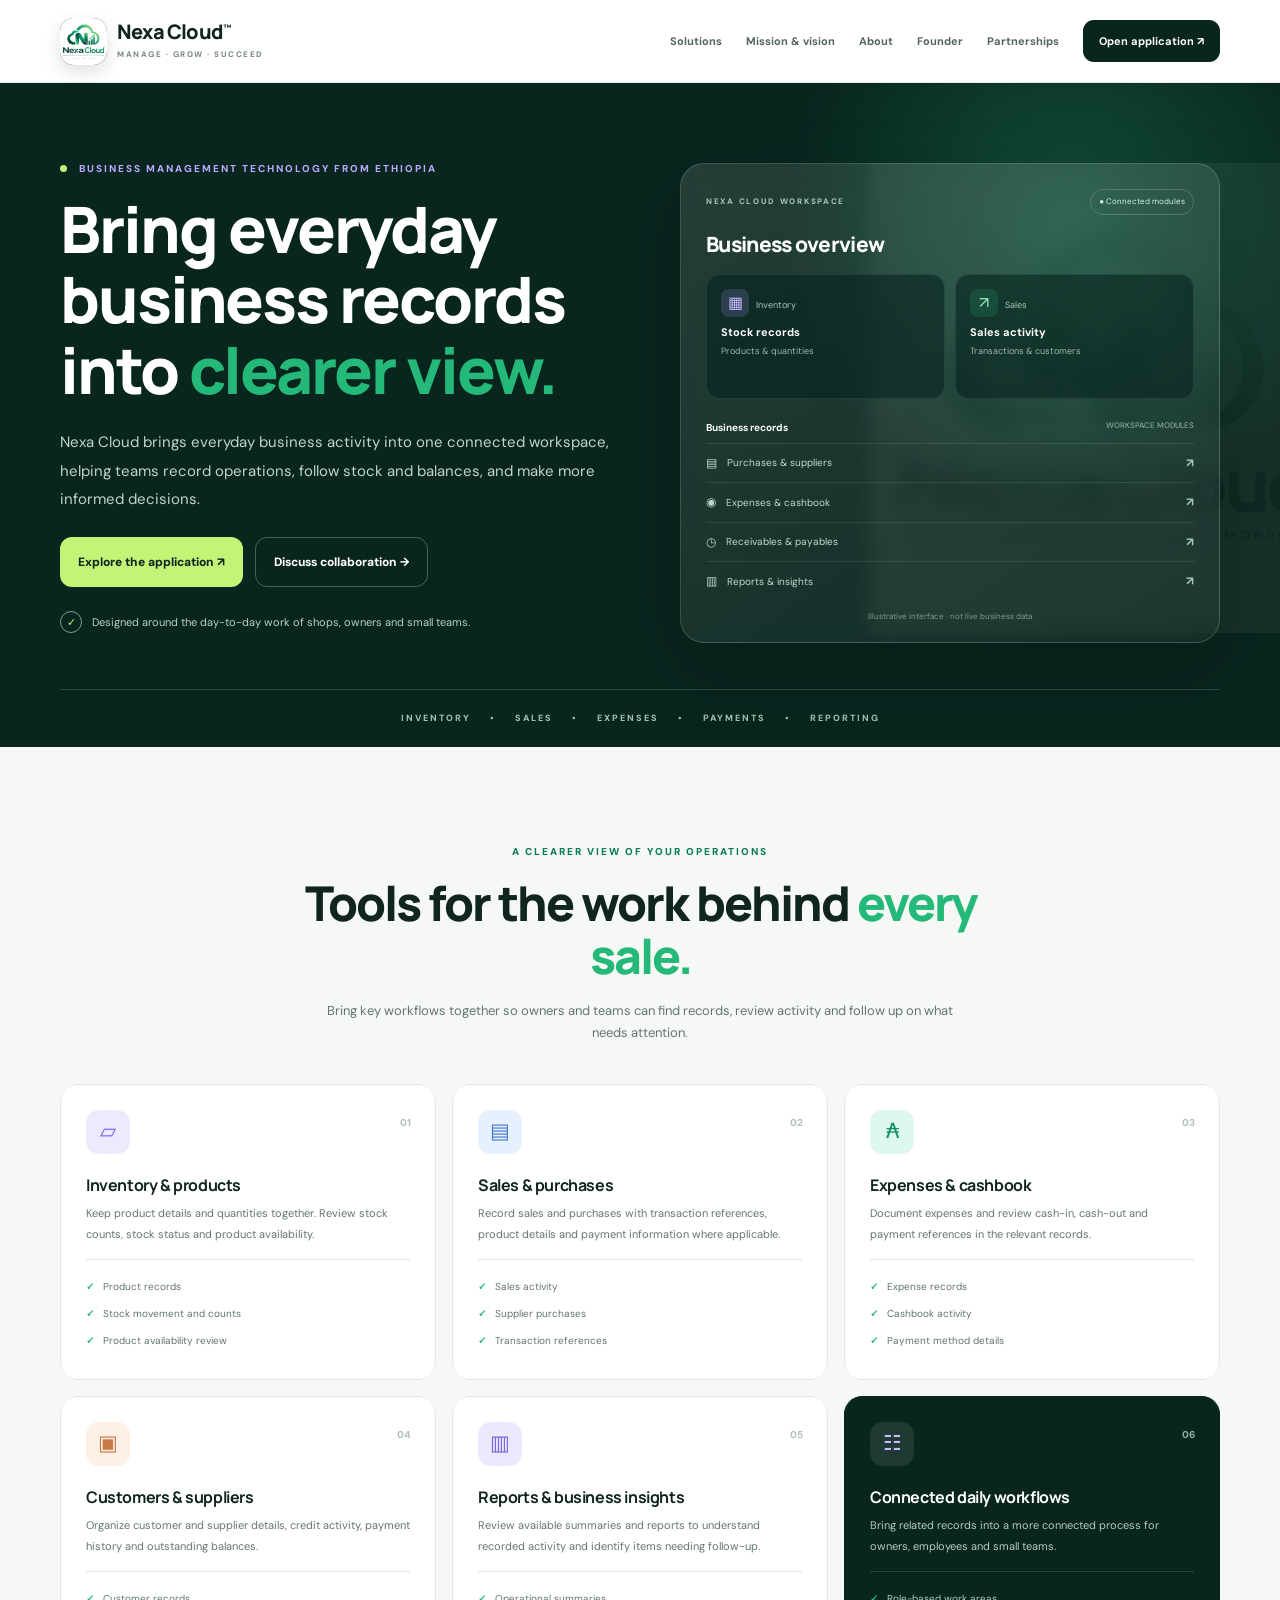
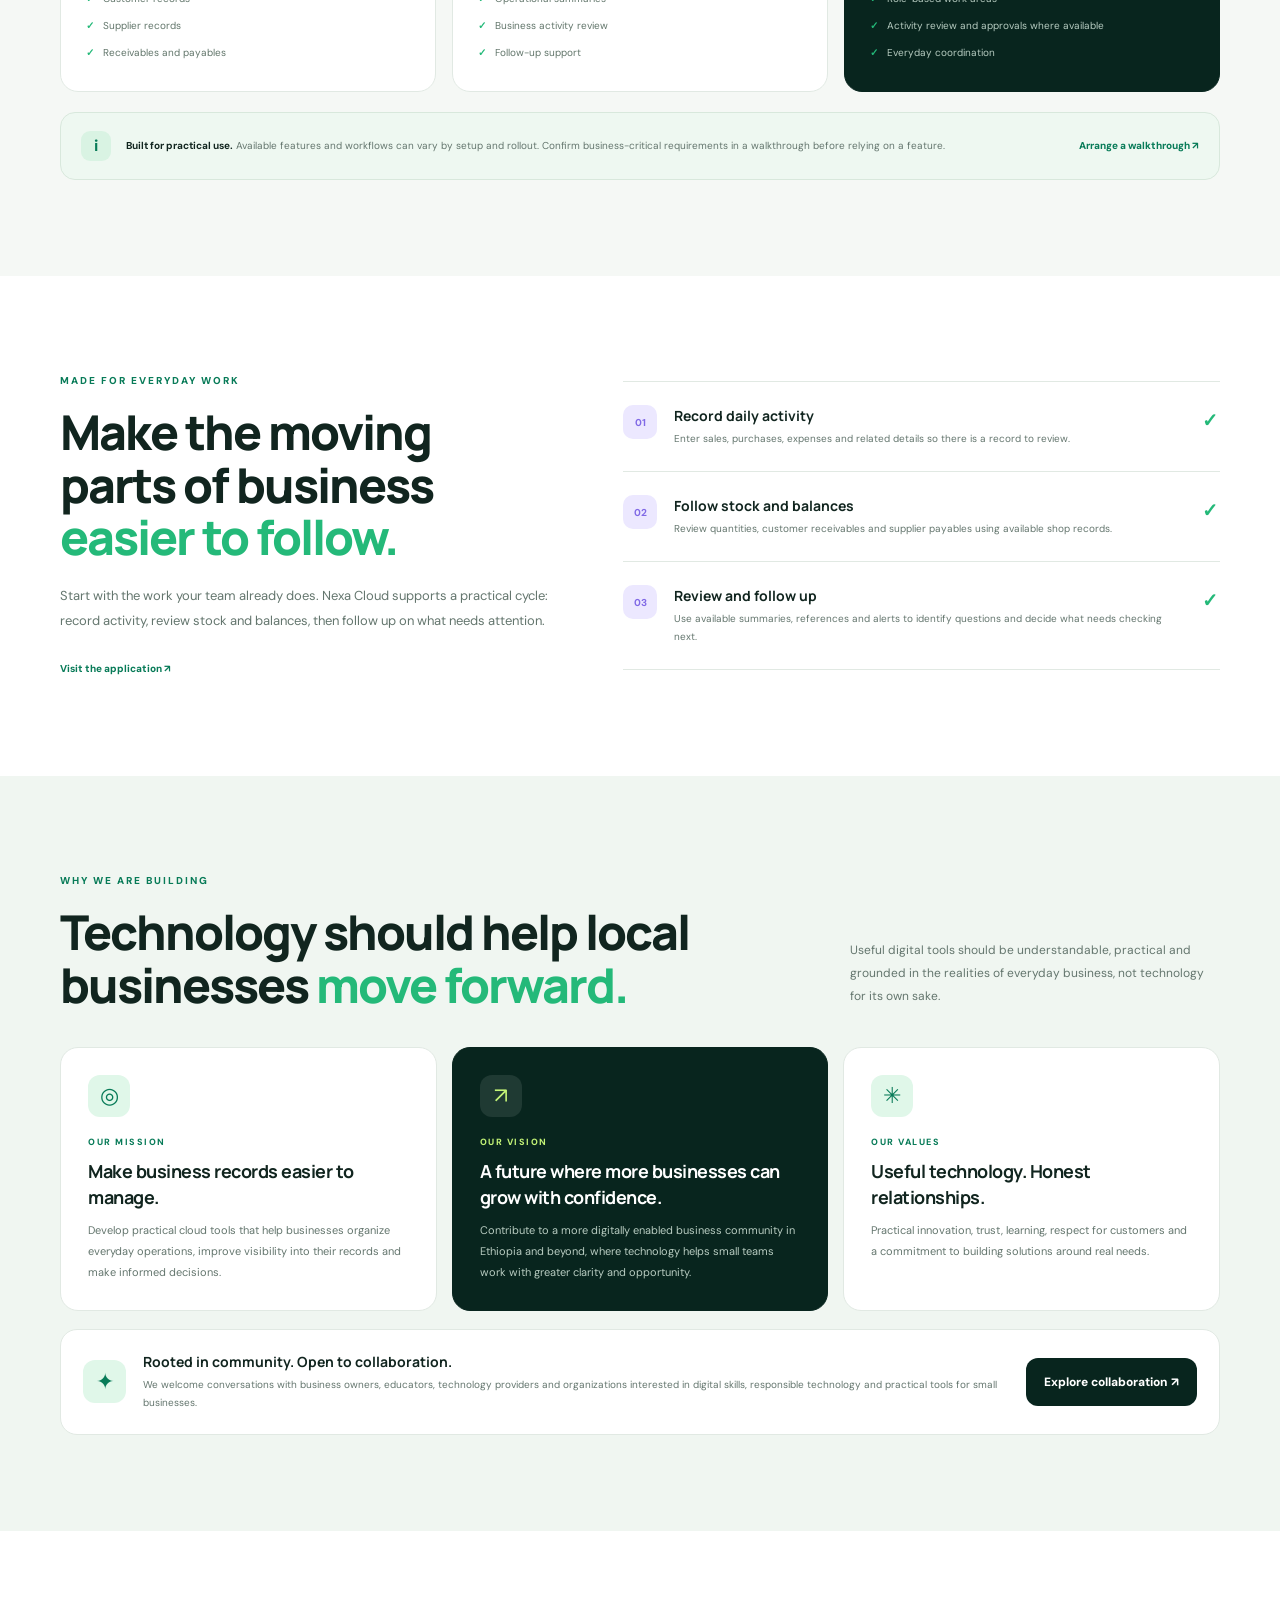
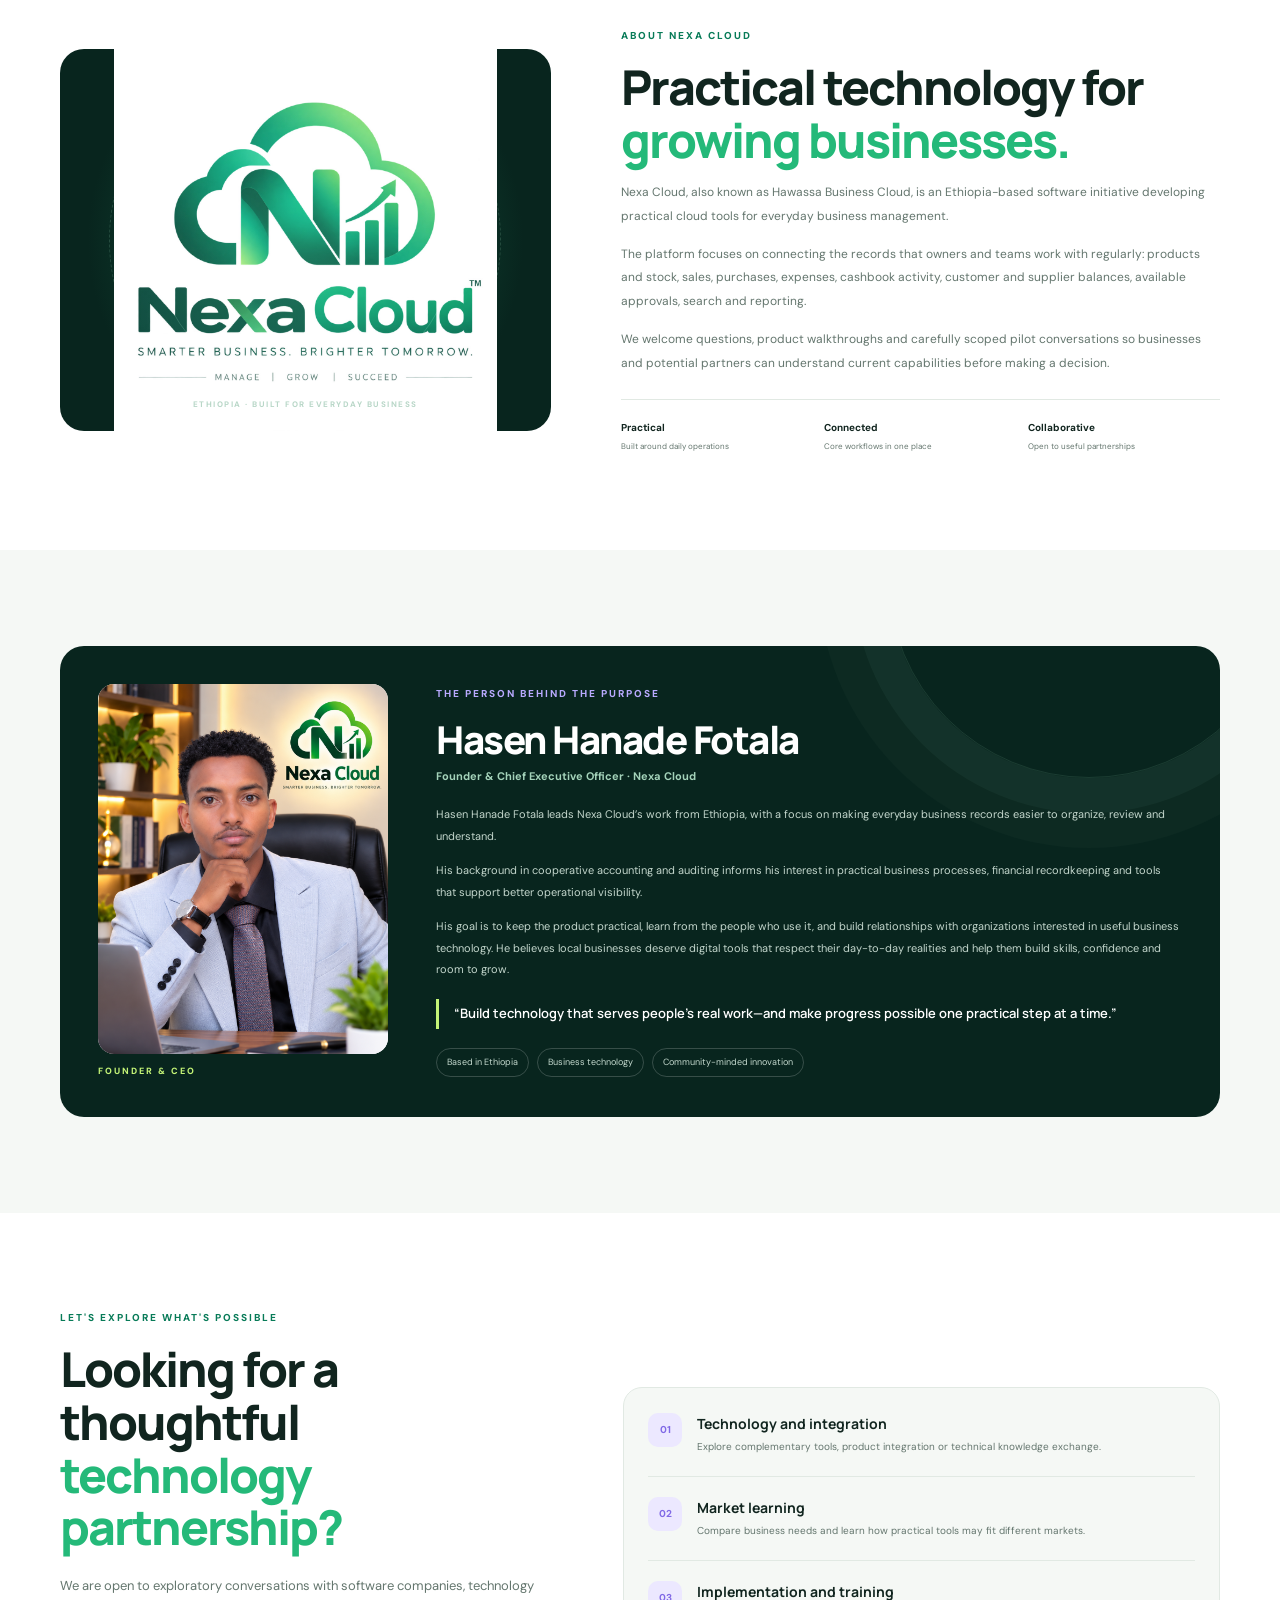
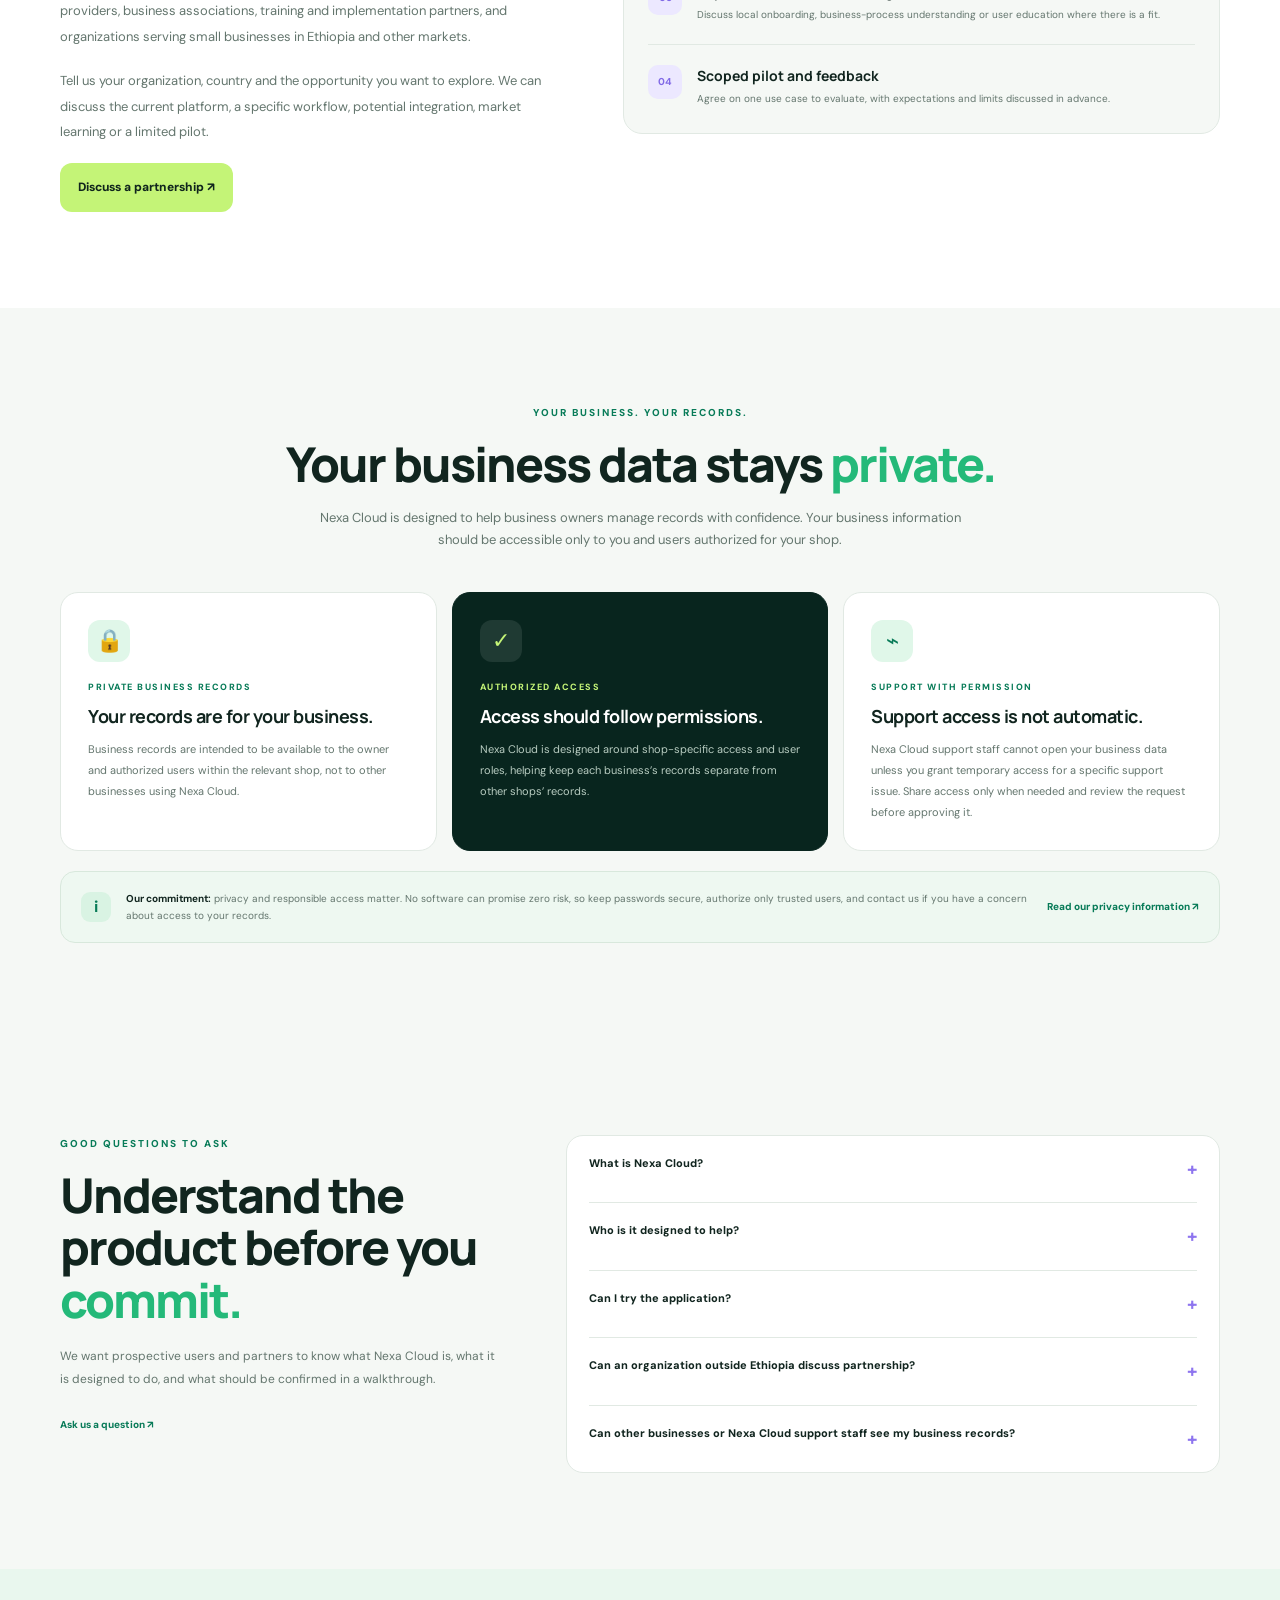
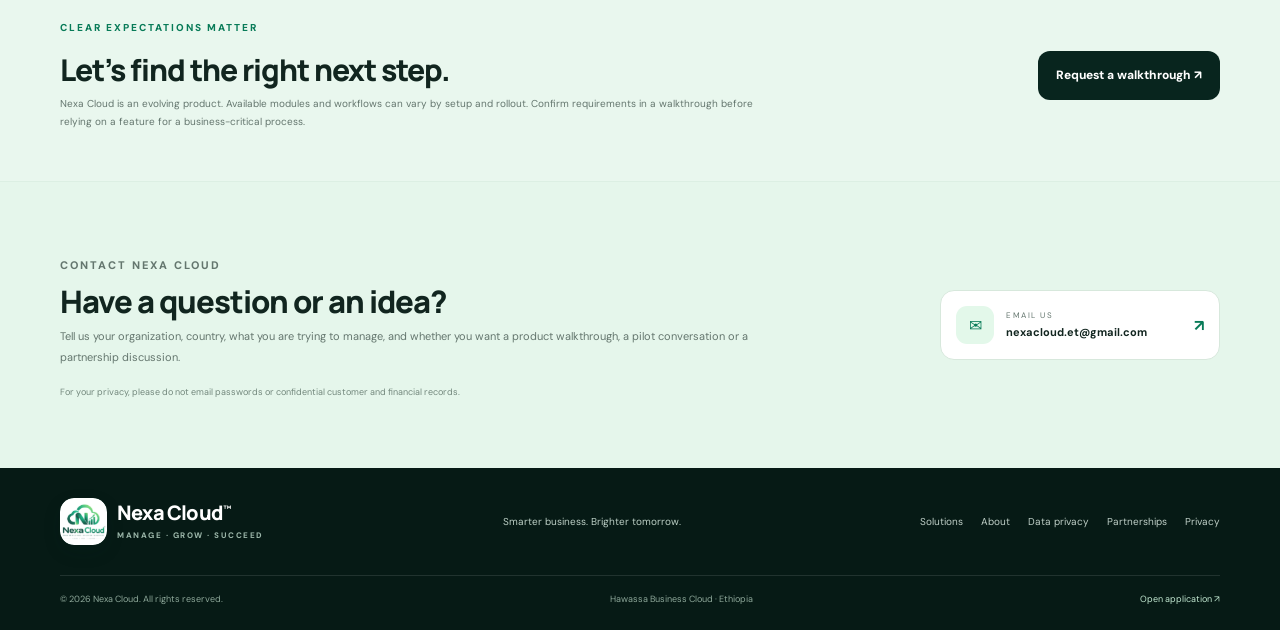
<file: index.html>
<!doctype html>
<html lang="en">
<head>
  <meta charset="utf-8">
  <meta name="viewport" content="width=device-width, initial-scale=1">
  <meta name="theme-color" content="#08251e">
  <meta name="description" content="Nexa Cloud builds practical cloud tools to help businesses organize daily operations, understand their records, and grow with confidence.">
  <title>Nexa Cloud™ | Smarter Business. Brighter Tomorrow.</title>
  <link rel="icon" href="nexa-cloud-logo.png">
  <link rel="preconnect" href="https://fonts.googleapis.com">
  <link rel="preconnect" href="https://fonts.gstatic.com" crossorigin>
  <link href="https://fonts.googleapis.com/css2?family=DM+Sans:wght@400;500;600;700&family=Manrope:wght@400;500;600;700;800&display=swap" rel="stylesheet">
  <link rel="stylesheet" href="styles.css">
</head>
<body>
  <a class="skip" href="#main">Skip to content</a>

  <header class="header">
    <div class="wrap nav">
      <a class="brand" href="#top">
        <span class="logo"><img src="nexa-cloud-logo.png" alt=""></span>
        <span><b>Nexa Cloud<sup>™</sup></b><small>MANAGE · GROW · SUCCEED</small></span>
      </a>
      <button class="menu" aria-expanded="false" aria-controls="navlinks" aria-label="Open navigation">☰</button>
      <nav id="navlinks">
        <a href="#solutions">Solutions</a>
        <a href="#purpose">Mission &amp; vision</a>
        <a href="#about">About</a>
        <a href="#founder">Founder</a>
        <a href="#partners">Partnerships</a>
        <a class="navbutton" href="https://hawassa-business-cloud.onrender.com" target="_blank" rel="noopener">Open application ↗</a>
      </nav>
    </div>
  </header>

  <main id="main">
    <section class="hero" id="top">
      <img class="watermark" src="nexa-cloud-logo.png" alt="" aria-hidden="true">
      <div class="wrap hero-grid">
        <div>
          <p class="eyebrow"><i></i> BUSINESS MANAGEMENT TECHNOLOGY FROM ETHIOPIA</p>
          <h1>Bring everyday business records into <em>clearer view.</em></h1>
          <p class="lead">Nexa Cloud brings everyday business activity into one connected workspace, helping teams record operations, follow stock and balances, and make more informed decisions.</p>
          <div class="actions">
            <a class="btn lime" href="https://hawassa-business-cloud.onrender.com" target="_blank" rel="noopener">Explore the application ↗</a>
            <a class="btn outline" href="#partners">Discuss collaboration →</a>
          </div>
          <p class="proof"><span>✓</span> Designed around the day-to-day work of shops, owners and small teams.</p>
        </div>
        <div class="dashboard">
          <div class="dash-top"><small>NEXA CLOUD WORKSPACE</small><span>● Connected modules</span></div>
          <h2>Business overview</h2>
          <div class="metrics">
            <div><span>▦</span><small>Inventory</small><b>Stock records</b><p>Products &amp; quantities</p></div>
            <div><span>↗</span><small>Sales</small><b>Sales activity</b><p>Transactions &amp; customers</p></div>
          </div>
          <h3>Business records <small>WORKSPACE MODULES</small></h3>
          <p class="dash-row">▤ <span>Purchases &amp; suppliers</span><b>↗</b></p>
          <p class="dash-row">◉ <span>Expenses &amp; cashbook</span><b>↗</b></p>
          <p class="dash-row">◷ <span>Receivables &amp; payables</span><b>↗</b></p>
          <p class="dash-row">▥ <span>Reports &amp; insights</span><b>↗</b></p>
          <small class="disclaimer">Illustrative interface · not live business data</small>
        </div>
      </div>
      <div class="wrap ribbon"><span>INVENTORY</span> • <span>SALES</span> • <span>EXPENSES</span> • <span>PAYMENTS</span> • <span>REPORTING</span></div>
    </section>

    <section class="section pale" id="solutions">
      <div class="wrap">
        <div class="heading center">
          <p class="eyebrow green">A CLEARER VIEW OF YOUR OPERATIONS</p>
          <h2>Tools for the work behind <em>every sale.</em></h2>
          <p>Bring key workflows together so owners and teams can find records, review activity and follow up on what needs attention.</p>
        </div>
        <div class="cards">
          <article class="card"><span class="ico purple">▱</span><small class="num">01</small><h3>Inventory &amp; products</h3><p>Keep product details and quantities together. Review stock counts, stock status and product availability.</p><ul><li>Product records</li><li>Stock movement and counts</li><li>Product availability review</li></ul></article>
          <article class="card"><span class="ico blue">▤</span><small class="num">02</small><h3>Sales &amp; purchases</h3><p>Record sales and purchases with transaction references, product details and payment information where applicable.</p><ul><li>Sales activity</li><li>Supplier purchases</li><li>Transaction references</li></ul></article>
          <article class="card"><span class="ico mint">₳</span><small class="num">03</small><h3>Expenses &amp; cashbook</h3><p>Document expenses and review cash-in, cash-out and payment references in the relevant records.</p><ul><li>Expense records</li><li>Cashbook activity</li><li>Payment method details</li></ul></article>
          <article class="card"><span class="ico peach">▣</span><small class="num">04</small><h3>Customers &amp; suppliers</h3><p>Organize customer and supplier details, credit activity, payment history and outstanding balances.</p><ul><li>Customer records</li><li>Supplier records</li><li>Receivables and payables</li></ul></article>
          <article class="card"><span class="ico lavender">▥</span><small class="num">05</small><h3>Reports &amp; business insights</h3><p>Review available summaries and reports to understand recorded activity and identify items needing follow-up.</p><ul><li>Operational summaries</li><li>Business activity review</li><li>Follow-up support</li></ul></article>
          <article class="card dark-card"><span class="ico darkico">☷</span><small class="num">06</small><h3>Connected daily workflows</h3><p>Bring related records into a more connected process for owners, employees and small teams.</p><ul><li>Role-based work areas</li><li>Activity review and approvals where available</li><li>Everyday coordination</li></ul></article>
        </div>
        <div class="note"><b>i</b><p><strong>Built for practical use.</strong> Available features and workflows can vary by setup and rollout. Confirm business-critical requirements in a walkthrough before relying on a feature.</p><a href="#partners">Arrange a walkthrough ↗</a></div>
      </div>
    </section>

    <section class="section">
      <div class="wrap split">
        <div><p class="eyebrow green">MADE FOR EVERYDAY WORK</p><h2>Make the moving parts of business <em>easier to follow.</em></h2><p>Start with the work your team already does. Nexa Cloud supports a practical cycle: record activity, review stock and balances, then follow up on what needs attention.</p><a class="textlink" href="https://hawassa-business-cloud.onrender.com" target="_blank" rel="noopener">Visit the application ↗</a></div>
        <div class="steps">
          <article><b>01</b><div><h3>Record daily activity</h3><p>Enter sales, purchases, expenses and related details so there is a record to review.</p></div><strong>✓</strong></article>
          <article><b>02</b><div><h3>Follow stock and balances</h3><p>Review quantities, customer receivables and supplier payables using available shop records.</p></div><strong>✓</strong></article>
          <article><b>03</b><div><h3>Review and follow up</h3><p>Use available summaries, references and alerts to identify questions and decide what needs checking next.</p></div><strong>✓</strong></article>
        </div>
      </div>
    </section>

    <section class="section impact" id="purpose">
      <div class="wrap">
        <div class="splithead"><div><p class="eyebrow green">WHY WE ARE BUILDING</p><h2>Technology should help local businesses <em>move forward.</em></h2></div><p>Useful digital tools should be understandable, practical and grounded in the realities of everyday business, not technology for its own sake.</p></div>
        <div class="values">
          <article><span>◎</span><small>OUR MISSION</small><h3>Make business records easier to manage.</h3><p>Develop practical cloud tools that help businesses organize everyday operations, improve visibility into their records and make informed decisions.</p></article>
          <article class="featured"><span>↗</span><small>OUR VISION</small><h3>A future where more businesses can grow with confidence.</h3><p>Contribute to a more digitally enabled business community in Ethiopia and beyond, where technology helps small teams work with greater clarity and opportunity.</p></article>
          <article><span>✳</span><small>OUR VALUES</small><h3>Useful technology. Honest relationships.</h3><p>Practical innovation, trust, learning, respect for customers and a commitment to building solutions around real needs.</p></article>
        </div>
        <div class="community"><span>✦</span><div><h3>Rooted in community. Open to collaboration.</h3><p>We welcome conversations with business owners, educators, technology providers and organizations interested in digital skills, responsible technology and practical tools for small businesses.</p></div><a class="btn darkbtn" href="#partners">Explore collaboration ↗</a></div>
      </div>
    </section>

    <section class="section" id="about">
      <div class="wrap split about">
        <div class="brand-art"><img src="nexa-cloud-logo.png" alt="Nexa Cloud company logo"><small>ETHIOPIA · BUILT FOR EVERYDAY BUSINESS</small></div>
        <div><p class="eyebrow green">ABOUT NEXA CLOUD</p><h2>Practical technology for <em>growing businesses.</em></h2><p>Nexa Cloud, also known as Hawassa Business Cloud, is an Ethiopia-based software initiative developing practical cloud tools for everyday business management.</p><p>The platform focuses on connecting the records that owners and teams work with regularly: products and stock, sales, purchases, expenses, cashbook activity, customer and supplier balances, available approvals, search and reporting.</p><p>We welcome questions, product walkthroughs and carefully scoped pilot conversations so businesses and potential partners can understand current capabilities before making a decision.</p><div class="mini-values"><div><b>Practical</b><small>Built around daily operations</small></div><div><b>Connected</b><small>Core workflows in one place</small></div><div><b>Collaborative</b><small>Open to useful partnerships</small></div></div></div>
      </div>
    </section>

    <section class="section pale" id="founder">
      <div class="wrap founder">
        <div class="portrait"><img src="founder-hasen-hanade.png" alt="Portrait of Hasen Hanade Fotala, Founder and CEO of Nexa Cloud"><small>FOUNDER &amp; CEO</small></div>
        <div><p class="eyebrow">THE PERSON BEHIND THE PURPOSE</p><h2>Hasen Hanade Fotala</h2><p class="role">Founder &amp; Chief Executive Officer · Nexa Cloud</p><p>Hasen Hanade Fotala leads Nexa Cloud’s work from Ethiopia, with a focus on making everyday business records easier to organize, review and understand.</p><p>His background in cooperative accounting and auditing informs his interest in practical business processes, financial recordkeeping and tools that support better operational visibility.</p><p>His goal is to keep the product practical, learn from the people who use it, and build relationships with organizations interested in useful business technology. He believes local businesses deserve digital tools that respect their day-to-day realities and help them build skills, confidence and room to grow.</p><blockquote>“Build technology that serves people’s real work—and make progress possible one practical step at a time.”</blockquote><div class="tags"><span>Based in Ethiopia</span><span>Business technology</span><span>Community-minded innovation</span></div></div>
      </div>
    </section>

    <section class="section" id="partners">
      <div class="wrap split">
        <div><p class="eyebrow green">LET'S EXPLORE WHAT'S POSSIBLE</p><h2>Looking for a thoughtful <em>technology partnership?</em></h2><p>We are open to exploratory conversations with software companies, technology providers, business associations, training and implementation partners, and organizations serving small businesses in Ethiopia and other markets.</p><p>Tell us your organization, country and the opportunity you want to explore. We can discuss the current platform, a specific workflow, potential integration, market learning or a limited pilot.</p><a class="btn lime" href="mailto:nexacloud.et@gmail.com?subject=Nexa%20Cloud%20partnership%20discussion">Discuss a partnership ↗</a></div>
        <div class="partner-list">
          <article><b>01</b><div><h3>Technology and integration</h3><p>Explore complementary tools, product integration or technical knowledge exchange.</p></div></article>
          <article><b>02</b><div><h3>Market learning</h3><p>Compare business needs and learn how practical tools may fit different markets.</p></div></article>
          <article><b>03</b><div><h3>Implementation and training</h3><p>Discuss local onboarding, business-process understanding or user education where there is a fit.</p></div></article>
          <article><b>04</b><div><h3>Scoped pilot and feedback</h3><p>Agree on one use case to evaluate, with expectations and limits discussed in advance.</p></div></article>
        </div>
      </div>
    </section>


    <section class="section pale" id="data-privacy">
      <div class="wrap">
        <div class="heading center">
          <p class="eyebrow green">YOUR BUSINESS. YOUR RECORDS.</p>
          <h2>Your business data stays <em>private.</em></h2>
          <p>Nexa Cloud is designed to help business owners manage records with confidence. Your business information should be accessible only to you and users authorized for your shop.</p>
        </div>
        <div class="values">
          <article>
            <span>🔒</span>
            <small>PRIVATE BUSINESS RECORDS</small>
            <h3>Your records are for your business.</h3>
            <p>Business records are intended to be available to the owner and authorized users within the relevant shop, not to other businesses using Nexa Cloud.</p>
          </article>
          <article class="featured">
            <span>✓</span>
            <small>AUTHORIZED ACCESS</small>
            <h3>Access should follow permissions.</h3>
            <p>Nexa Cloud is designed around shop-specific access and user roles, helping keep each business’s records separate from other shops’ records.</p>
          </article>
          <article>
            <span>⌁</span>
            <small>SUPPORT WITH PERMISSION</small>
            <h3>Support access is not automatic.</h3>
            <p>Nexa Cloud support staff cannot open your business data unless you grant temporary access for a specific support issue. Share access only when needed and review the request before approving it.</p>
          </article>
        </div>
        <div class="note">
          <b>i</b>
          <p><strong>Our commitment:</strong> privacy and responsible access matter. No software can promise zero risk, so keep passwords secure, authorize only trusted users, and contact us if you have a concern about access to your records.</p>
          <a href="privacy.html">Read our privacy information ↗</a>
        </div>
      </div>
    </section>

    <section class="section pale">
      <div class="wrap faq">
        <div><p class="eyebrow green">GOOD QUESTIONS TO ASK</p><h2>Understand the product before you <em>commit.</em></h2><p>We want prospective users and partners to know what Nexa Cloud is, what it is designed to do, and what should be confirmed in a walkthrough.</p><a class="textlink" href="mailto:nexacloud.et@gmail.com?subject=Question%20about%20Nexa%20Cloud">Ask us a question ↗</a></div>
        <div class="faqs">
          <details><summary>What is Nexa Cloud?</summary><p>Nexa Cloud is an Ethiopia-based business software initiative bringing together supported records such as products, stock, sales, purchases, expenses, cashbook activity, customer and supplier balances, and reports.</p></details>
          <details><summary>Who is it designed to help?</summary><p>It is designed around shops, retailers, owners and small teams that want to organize business records and review daily operations in a connected workspace.</p></details>
          <details><summary>Can I try the application?</summary><p>Visit the application using the Open application link. Access and available features may depend on account setup and authorization.</p></details>
          <details><summary>Can an organization outside Ethiopia discuss partnership?</summary><p>Yes. We welcome exploratory conversations with organizations in Ethiopia and other markets. A discussion does not mean a partnership already exists.</p></details>
          <details><summary>Can other businesses or Nexa Cloud support staff see my business records?</summary><p>Your shop records are intended to be accessible only to you and users authorized for your shop, not to other businesses using Nexa Cloud. Support staff cannot open your business data unless you grant temporary access for a specific support issue. Access controls should always be used carefully, and no software can guarantee zero risk. For questions about privacy, read our <a href="privacy.html">privacy information</a> or contact Nexa Cloud. This public website is informational; contact links open your email application. Do not email passwords or confidential records.</p></details>
        </div>
      </div>
    </section>

    <section class="closing">
      <div class="wrap close-row"><div><p class="eyebrow green">CLEAR EXPECTATIONS MATTER</p><h2>Let’s find the right next step.</h2><p>Nexa Cloud is an evolving product. Available modules and workflows can vary by setup and rollout. Confirm requirements in a walkthrough before relying on a feature for a business-critical process.</p></div><a class="btn darkbtn" href="mailto:nexacloud.et@gmail.com?subject=Request%20a%20Nexa%20Cloud%20walkthrough">Request a walkthrough ↗</a></div>
    </section>

    <section class="contact">
      <div class="wrap contact-row"><div><p class="eyebrow green">CONTACT NEXA CLOUD</p><h2>Have a question or an idea?</h2><p>Tell us your organization, country, what you are trying to manage, and whether you want a product walkthrough, a pilot conversation or a partnership discussion.</p><small>For your privacy, please do not email passwords or confidential customer and financial records.</small></div><a class="email" href="mailto:nexacloud.et@gmail.com"><span>✉</span><div><small>EMAIL US</small><b>nexacloud.et@gmail.com</b></div><strong>↗</strong></a></div>
    </section>
  </main>

  <footer>
    <div class="wrap footer-top">
      <a class="brand footbrand" href="#top"><span class="logo"><img src="nexa-cloud-logo.png" alt=""></span><span><b>Nexa Cloud<sup>™</sup></b><small>MANAGE · GROW · SUCCEED</small></span></a>
      <p>Smarter business. Brighter tomorrow.</p>
      <nav><a href="#solutions">Solutions</a><a href="#about">About</a><a href="#data-privacy">Data privacy</a><a href="#partners">Partnerships</a><a href="privacy.html">Privacy</a></nav>
    </div>
    <div class="wrap footer-bottom"><span>© <span id="year">2026</span> Nexa Cloud. All rights reserved.</span><span>Hawassa Business Cloud · Ethiopia</span><a href="https://hawassa-business-cloud.onrender.com" target="_blank" rel="noopener">Open application ↗</a></div>
  </footer>
  <script src="script.js"></script>
</body>
</html>
</file>
<file: styles.css>
:root{--ink:#11251f;--muted:#64766e;--green:#087b58;--bright:#24b979;--lime:#c4f477;--dark:#08251e;--line:#e1e9e3;--pale:#f5f8f5;--purple:#8e75ef}*{box-sizing:border-box}html{scroll-behavior:smooth;scroll-padding-top:90px}body{margin:0;font-family:'DM Sans',Arial,sans-serif;color:var(--ink);line-height:1.7;-webkit-font-smoothing:antialiased}a{color:inherit;text-decoration:none}img{display:block;max-width:100%}.wrap{width:min(1160px,calc(100% - 44px));margin:auto}.skip{position:absolute;left:-10000px}.skip:focus{left:10px;top:10px;background:#fff;padding:10px;z-index:99}.header{position:sticky;top:0;z-index:10;background:#ffffffed;backdrop-filter:blur(16px);border-bottom:1px solid #e4eae5}.nav{height:82px;display:flex;align-items:center;justify-content:space-between;gap:20px}.brand{display:flex;align-items:center;gap:10px;flex-shrink:0}.logo{width:47px;height:47px;border-radius:14px;background:var(--dark);overflow:hidden;display:grid;place-items:center;box-shadow:0 7px 18px #08251e22}.logo img{width:100%;height:100%;object-fit:cover;mix-blend-mode:screen}.brand b{display:block;font:800 20px Manrope,sans-serif;letter-spacing:-.8px;line-height:1.2}.brand sup{font-size:9px}.brand small{display:block;font-size:8px;font-weight:800;letter-spacing:1.5px;color:#7b8982;margin-top:4px}.nav nav,nav#navlinks{display:flex;align-items:center;gap:24px}.nav nav a{font-size:11px;font-weight:700;color:#52665d}.nav nav a:hover,footer nav a:hover{color:var(--green)}.navbutton{padding:12px 16px;border-radius:11px;background:var(--dark);color:#fff!important}.menu{display:none;background:none;border:0;font-size:25px}.hero{position:relative;overflow:hidden;background:var(--dark);color:#fff;padding-top:77px;isolation:isolate}.hero:before{content:'';position:absolute;z-index:-1;right:-90px;top:-160px;width:600px;height:600px;border-radius:50%;background:radial-gradient(circle,#176447a8,transparent 68%)}.watermark{position:absolute;z-index:-1;right:-60px;top:80px;width:470px;opacity:.055;filter:grayscale(1);mix-blend-mode:screen}.hero-grid{display:grid;grid-template-columns:1.02fr .98fr;gap:58px;align-items:center}.eyebrow{font-size:10px;letter-spacing:2px;font-weight:800;margin:0 0 17px;color:#b9aaff}.eyebrow i{display:inline-block;width:7px;height:7px;border-radius:50%;background:var(--lime);margin-right:8px}.green{color:var(--green)}h1,h2{font-family:Manrope,sans-serif;font-weight:800;line-height:1.1;letter-spacing:-2px;margin:0}h1{font-size:clamp(40px,5.1vw,64px)}h1 em,h2 em{font-style:normal;color:var(--bright)}.lead{font-size:15px;line-height:1.9;color:#c1d4cb;max-width:570px;margin:23px 0}.actions{display:flex;flex-wrap:wrap;gap:12px}.btn{display:inline-flex;align-items:center;justify-content:center;gap:10px;border-radius:12px;padding:14px 18px;font-size:12px;font-weight:800;transition:transform .2s,box-shadow .2s}.btn:hover{transform:translateY(-2px);box-shadow:0 10px 24px #0002}.lime{background:var(--lime);color:#10251d}.outline{border:1px solid #ffffff44;color:white}.proof{display:flex;align-items:center;gap:10px;color:#bdd1c6;font-size:11px;margin:24px 0 56px}.proof span{width:22px;height:22px;display:grid;place-items:center;border:1px solid #6fa48b;border-radius:50%;color:var(--lime)}.dashboard{position:relative;margin-bottom:43px;padding:25px 25px 18px;border:1px solid #ffffff2c;border-radius:24px;background:linear-gradient(145deg,#ffffff1e,#ffffff08);box-shadow:0 25px 70px #0003;backdrop-filter:blur(10px)}.dash-top{display:flex;justify-content:space-between;align-items:center;gap:8px}.dash-top small{font-size:8px;letter-spacing:1.7px;color:#a8c6b7;font-weight:800}.dash-top span{font-size:8px;border:1px solid #ffffff2c;border-radius:20px;padding:5px 8px;color:#d5f5e2}.dashboard h2{font-size:21px;letter-spacing:-.7px;margin:18px 0}.metrics{display:grid;grid-template-columns:1fr 1fr;gap:10px}.metrics>div{background:#08231f99;border:1px solid #ffffff15;border-radius:14px;padding:14px;min-height:125px}.metrics span{display:inline-grid;place-items:center;width:28px;height:28px;border-radius:8px;background:#a994ff2e;color:#c6baff}.metrics>div:nth-child(2) span{background:#27b8792c;color:#a0edc4}.metrics small{font-size:9px;color:#b3c7bd;margin-left:7px}.metrics b{display:block;font-size:11px;margin-top:6px}.metrics p{font-size:9px;color:#a2b7ac;margin:3px 0}.dashboard h3{font-size:10px;display:flex;justify-content:space-between;margin:20px 0 7px}.dashboard h3 small{font-size:8px;color:#8da99b;font-weight:500}.dash-row{display:flex;gap:10px;align-items:center;border-top:1px solid #ffffff18;padding:9px 0;margin:0;font-size:12px;color:#c4d8ce}.dash-row span{flex:1;font-size:10px}.dash-row b{color:#a6c8b7}.disclaimer{display:block;text-align:center;font-size:8px;color:#829b8f;margin-top:10px}.ribbon{border-top:1px solid #ffffff26;display:flex;align-items:center;justify-content:center;gap:19px;padding:21px 0;color:#a4c3b3;font-size:9px;font-weight:800;letter-spacing:2px;flex-wrap:wrap}.ribbon:first-letter{color:var(--lime)}.section{padding:96px 0}.pale{background:var(--pale)}.heading{max-width:720px;margin:0 auto 40px}.center{text-align:center}.heading h2,.split h2,.splithead h2,.faq h2{font-size:clamp(33px,4.2vw,48px)}.heading>p:last-child{max-width:650px;margin:17px auto 0;color:var(--muted);font-size:13px}.cards{display:grid;grid-template-columns:repeat(3,1fr);gap:16px}.card{position:relative;background:#fff;border:1px solid var(--line);border-radius:18px;padding:25px;min-height:290px;transition:transform .2s,box-shadow .2s}.card:hover{transform:translateY(-4px);box-shadow:0 20px 50px #123a2512}.ico{display:grid;place-items:center;width:44px;height:44px;border-radius:13px;font-size:21px}.purple{background:#eee9ff;color:#7c63e9}.blue{background:#e6f0ff;color:#467bd4}.mint{background:#ddf8ed;color:#138e66}.peach{background:#fff0e5;color:#c77a45}.lavender{background:#ece9ff;color:#7864df}.num{position:absolute;right:24px;top:29px;font-size:10px;color:#b2c1b8;font-weight:800}.card h3{font:700 16px Manrope,sans-serif;letter-spacing:-.4px;margin:20px 0 7px}.card p{font-size:11px;line-height:1.9;color:var(--muted);margin:0}.card ul{list-style:none;border-top:1px solid var(--line);padding:13px 0 0;margin:14px 0 0}.card li{font-size:10px;color:#61756a;padding:5px 0 5px 17px;position:relative}.card li:before{content:'✓';position:absolute;left:0;color:var(--bright);font-weight:bold}.dark-card{background:var(--dark);border-color:var(--dark);color:#fff}.dark-card p,.dark-card li{color:#b7ccc1}.dark-card ul{border-color:#ffffff22}.dark-card .num{color:#93aea1}.darkico{background:#ffffff18;color:#c9baff}.note{display:flex;align-items:center;gap:15px;margin-top:20px;padding:18px 20px;border:1px solid #d8e8dc;background:#eef8f1;border-radius:15px}.note>b{display:grid;place-items:center;width:30px;height:30px;border-radius:9px;background:#d9f3e3;color:var(--green);flex-shrink:0}.note p{flex:1;font-size:10px;color:var(--muted);margin:0}.note p strong{color:var(--ink)}.note a,.textlink{color:var(--green);font-size:10px;font-weight:800;white-space:nowrap}.split{display:grid;grid-template-columns:.9fr 1.1fr;gap:75px;align-items:center}.split>div:first-child>p:not(.eyebrow){font-size:13px;line-height:1.95;color:var(--muted);margin:19px 0}.steps{border-top:1px solid var(--line)}.steps article{display:grid;grid-template-columns:36px 1fr 18px;gap:15px;align-items:start;padding:23px 0;border-bottom:1px solid var(--line)}.steps article>b,.partner-list article>b{display:grid;place-items:center;width:34px;height:34px;background:#ece8ff;border-radius:10px;color:#8069e6;font-size:10px}.steps h3,.partner-list h3{font:700 14px Manrope,sans-serif;margin:1px 0 5px}.steps p,.partner-list p{font-size:10px;color:var(--muted);line-height:1.8;margin:0}.steps article>strong{color:var(--bright);font-size:19px}.impact{background:#f0f6f1}.splithead{display:flex;align-items:end;justify-content:space-between;gap:45px;margin-bottom:35px}.splithead>div{max-width:630px}.splithead>p{max-width:370px;font-size:12px;line-height:1.9;color:var(--muted);margin:0 0 4px}.values{display:grid;grid-template-columns:repeat(3,1fr);gap:15px}.values article{background:#fff;border:1px solid var(--line);border-radius:18px;padding:27px}.values article>span{display:grid;place-items:center;width:42px;height:42px;border-radius:12px;background:#e0f7e9;color:var(--green);font-size:22px}.values article>small{display:block;color:var(--green);font-weight:800;font-size:9px;letter-spacing:1.5px;margin:18px 0 8px}.values h3{font:700 18px/1.45 Manrope,sans-serif;letter-spacing:-.5px;margin:0 0 10px}.values p{font-size:11px;line-height:1.9;color:var(--muted);margin:0}.values .featured{background:var(--dark);color:#fff;border-color:var(--dark)}.values .featured>span{background:#ffffff18;color:var(--lime)}.values .featured>small{color:var(--lime)}.values .featured p{color:#b8ccc1}.community{display:flex;align-items:center;gap:17px;background:#fff;border:1px solid var(--line);border-radius:17px;padding:22px;margin-top:18px}.community>span{width:43px;height:43px;display:grid;place-items:center;border-radius:12px;background:#e0f7e9;color:var(--green);font-size:22px;flex-shrink:0}.community div{flex:1}.community h3{font:700 14px Manrope,sans-serif;margin:0 0 5px}.community p{font-size:10px;line-height:1.8;color:var(--muted);margin:0}.darkbtn{background:var(--dark);color:#fff;white-space:nowrap}.about{gap:70px}.brand-art{min-height:365px;border-radius:24px;background:radial-gradient(circle,#176146,#08251e 70%);display:grid;place-items:center;position:relative;overflow:hidden}.brand-art:before,.brand-art:after{content:'';position:absolute;width:300px;height:300px;border:1px solid #b7f5d22b;border-radius:50%}.brand-art:after{width:390px;height:390px;border-style:dashed}.brand-art img{position:relative;z-index:1;width:78%;mix-blend-mode:screen;filter:drop-shadow(0 12px 25px #0002)}.brand-art small{position:absolute;bottom:20px;z-index:1;color:#b9d7c8;letter-spacing:1.5px;font-size:8px;font-weight:800}.about>div:nth-child(2)>p:not(.eyebrow){font-size:12px;line-height:1.95;color:var(--muted);margin:15px 0}.mini-values{display:grid;grid-template-columns:repeat(3,1fr);gap:12px;border-top:1px solid var(--line);padding-top:19px;margin-top:24px}.mini-values b,.mini-values small{display:block}.mini-values b{font-size:10px}.mini-values small{font-size:8px;color:var(--muted);margin-top:4px}.founder{display:grid;grid-template-columns:290px 1fr;gap:48px;align-items:center;background:var(--dark);color:#fff;border-radius:24px;padding:38px;position:relative;overflow:hidden}.founder:after{content:'';position:absolute;width:400px;height:400px;border:1px solid #b8f5d31c;border-radius:50%;right:-70px;top:-270px;box-shadow:0 0 0 35px #b8f5d30a,0 0 0 70px #b8f5d306;pointer-events:none}.portrait{position:relative;z-index:1}.portrait img{width:100%;height:370px;object-fit:cover;object-position:center top;border-radius:16px;background:#fff}.portrait small{display:block;color:var(--lime);font-size:9px;font-weight:800;letter-spacing:2px;margin-top:10px}.founder>div:nth-child(2){position:relative;z-index:1}.founder h2{font-size:clamp(30px,3vw,42px);letter-spacing:-1.5px}.founder .role{font-size:11px;color:#a4d3ba;font-weight:700;margin:5px 0 19px}.founder>div:nth-child(2)>p:not(.eyebrow):not(.role){font-size:11px;color:#c3d6cc;line-height:1.95;margin:13px 0}.founder blockquote{border-left:3px solid var(--lime);padding:3px 0 3px 15px;margin:19px 0;color:#fff;font:600 13px/1.8 Manrope,sans-serif}.tags{display:flex;flex-wrap:wrap;gap:8px}.tags span{font-size:9px;color:#c3d8cd;border:1px solid #ffffff30;padding:6px 10px;border-radius:30px}.partner-list{padding:5px 24px;background:var(--pale);border:1px solid var(--line);border-radius:19px}.partner-list article{display:flex;gap:15px;padding:20px 0;border-bottom:1px solid var(--line)}.partner-list article:last-child{border-bottom:0}.partner-list article>b{flex-shrink:0}.faq{display:grid;grid-template-columns:.8fr 1.2fr;gap:70px}.faq>div:first-child>p:not(.eyebrow){font-size:12px;color:var(--muted);line-height:1.9;margin:18px 0}.faqs{padding:0 22px;background:#fff;border:1px solid var(--line);border-radius:17px}.faqs details{border-bottom:1px solid var(--line)}.faqs details:last-child{border:0}.faqs summary{list-style:none;cursor:pointer;padding:18px 0;font-size:11px;font-weight:800;display:flex;justify-content:space-between;gap:12px}.faqs summary::-webkit-details-marker{display:none}.faqs summary:after{content:'+';font-size:18px;color:var(--purple)}.faqs details[open] summary:after{content:'−'}.faqs details p{font-size:10px;line-height:1.9;color:var(--muted);margin:-3px 0 18px}.closing{background:#e9f7ee;padding:50px 0}.close-row{display:flex;align-items:center;justify-content:space-between;gap:30px}.close-row h2{font-size:30px;letter-spacing:-1px}.close-row>div>p:last-child{font-size:10px;line-height:1.8;color:var(--muted);max-width:700px;margin:9px 0 0}.contact{background:#e5f6eb;padding:65px 0;border-top:1px solid #dcefe3}.contact-row{display:flex;align-items:center;justify-content:space-between;gap:35px}.contact-row>div{max-width:700px}.contact h2{font-size:31px;letter-spacing:-1px}.contact p{font-size:11px;color:var(--muted);line-height:1.9;margin:8px 0}.contact small{font-size:9px;color:#72877c}.email{display:flex;align-items:center;gap:12px;padding:15px;min-width:280px;border-radius:14px;background:#fff;border:1px solid #d7e8dc}.email>span{width:38px;height:38px;border-radius:11px;background:#e3f8ea;color:var(--green);display:grid;place-items:center}.email div{flex:1}.email small,.email b{display:block}.email small{font-size:8px;letter-spacing:1.5px;color:var(--muted)}.email b{font-size:11px}.email strong{color:var(--green)}footer{background:#061a15;color:#fff}.footer-top{display:flex;align-items:center;justify-content:space-between;gap:20px;padding:30px 0}.footbrand .logo{background:#173b30}.footbrand small{color:#9bb6a9}.footer-top>p{font-size:10px;color:#bdd0c6}.footer-top nav{display:flex;gap:18px;flex-wrap:wrap}.footer-top nav a{font-size:10px;color:#c0d0c8}.footer-bottom{display:flex;justify-content:space-between;gap:16px;flex-wrap:wrap;padding:16px 0 22px;border-top:1px solid #ffffff1c;color:#8ea89a;font-size:9px}.footer-bottom a{color:#c2e8d1}.privacy{min-height:60vh;padding:70px 0;background:var(--pale)}.privacy article{max-width:800px;margin:auto;padding:clamp(24px,5vw,50px);border:1px solid var(--line);border-radius:20px;background:#fff}.privacy h1{font-size:clamp(32px,5vw,48px)}.privacy h2{font:700 20px Manrope,sans-serif;margin-top:28px}.privacy p{font-size:12px;line-height:1.9;color:var(--muted)}.privacy a{color:var(--green);text-decoration:underline}.error{min-height:60vh;display:grid;place-items:center;text-align:center;padding:60px 20px;background:var(--pale)}.error h1{font-size:80px;color:var(--green)}
@media(max-width:980px){.nav nav{gap:13px}.nav nav a{font-size:10px}.hero-grid{gap:30px}.split{gap:40px}.founder{grid-template-columns:240px 1fr;gap:30px;padding:28px}}@media(max-width:780px){.wrap{width:calc(100% - 34px)}.nav{height:72px}.menu{display:block;cursor:pointer}.nav nav{display:none;position:absolute;top:71px;left:0;right:0;background:#fff;padding:15px 22px 22px;border-bottom:1px solid var(--line);box-shadow:0 18px 25px #10251c12;align-items:stretch;flex-direction:column;gap:0}.nav nav.open{display:flex}.nav nav a:not(.navbutton){padding:10px 0;font-size:13px}.navbutton{text-align:center;margin-top:8px}.hero{padding-top:52px}.hero-grid{grid-template-columns:1fr;gap:25px}.proof{margin-bottom:28px}.dashboard{max-width:570px;width:100%;justify-self:center;margin-bottom:30px}.ribbon{gap:10px;font-size:8px;letter-spacing:1px}.section{padding:68px 0}.cards{grid-template-columns:repeat(2,1fr)}.split,.faq{grid-template-columns:1fr;gap:36px}.splithead{display:block}.splithead>p{margin-top:18px}.values{grid-template-columns:1fr}.community{flex-wrap:wrap}.community div{flex:1 1 calc(100% - 65px)}.community .btn{margin-left:60px}.founder{grid-template-columns:220px 1fr;gap:22px;padding:23px}.portrait img{height:300px}.close-row,.contact-row{align-items:flex-start;flex-direction:column}.email{width:100%;max-width:430px}.footer-top{flex-wrap:wrap}.footer-top>p{order:3;width:100%;margin:0}.footer-top nav{margin-left:auto}}@media(max-width:540px){h1{font-size:42px;letter-spacing:-1.8px}.actions{flex-direction:column}.actions .btn{width:100%}.dashboard{padding:19px 15px}.metrics>div{padding:10px}.metrics small{margin-left:4px;font-size:8px}.section{padding:55px 0}.heading h2,.split h2,.splithead h2,.faq h2{font-size:33px;letter-spacing:-1.4px}.cards{grid-template-columns:1fr}.card{min-height:0}.note{align-items:flex-start;flex-wrap:wrap}.note p{flex:1 1 calc(100% - 50px)}.note a{margin-left:45px}.steps article{gap:10px}.community{padding:17px}.community .btn{width:100%;margin:0}.brand-art{min-height:275px}.mini-values{gap:8px}.mini-values small{font-size:8px}.founder{grid-template-columns:1fr;padding:19px}.portrait{max-width:290px;width:100%;margin:auto}.portrait img{height:340px}.founder h2{font-size:31px}.partner-list{padding:4px 17px}.faqs{padding:0 16px}.close-row h2,.contact h2{font-size:27px}.footer-top{align-items:flex-start;flex-direction:column}.footer-top nav{margin:0;gap:13px}.footer-bottom{flex-direction:column;gap:7px}.ribbon{padding:16px 0}}@media(prefers-reduced-motion:reduce){html{scroll-behavior:auto}*,*:before,*:after{transition:none!important}}


/* Mobile navigation safety fix: keep the menu closed unless explicitly opened. */
@media (max-width: 780px) {
  .nav nav:not(.open) {
    display: none !important;
    visibility: hidden;
  }

  .nav nav.open {
    display: flex !important;
    visibility: visible;
    position: absolute;
    top: 100%;
    left: 0;
    right: 0;
    z-index: 1001;
    max-height: calc(100dvh - 72px);
    overflow-y: auto;
    overscroll-behavior: contain;
    background: #fff;
    padding: 12px 22px 20px;
    border-bottom: 1px solid var(--line);
    box-shadow: 0 18px 25px #10251c12;
  }

  .header,
  .nav {
    position: sticky;
  }

  .nav {
    position: relative;
  }

  .menu {
    min-width: 44px;
    min-height: 44px;
    display: inline-flex;
    align-items: center;
    justify-content: center;
    color: var(--dark);
    cursor: pointer;
    touch-action: manipulation;
    -webkit-tap-highlight-color: transparent;
  }
}
</file>
